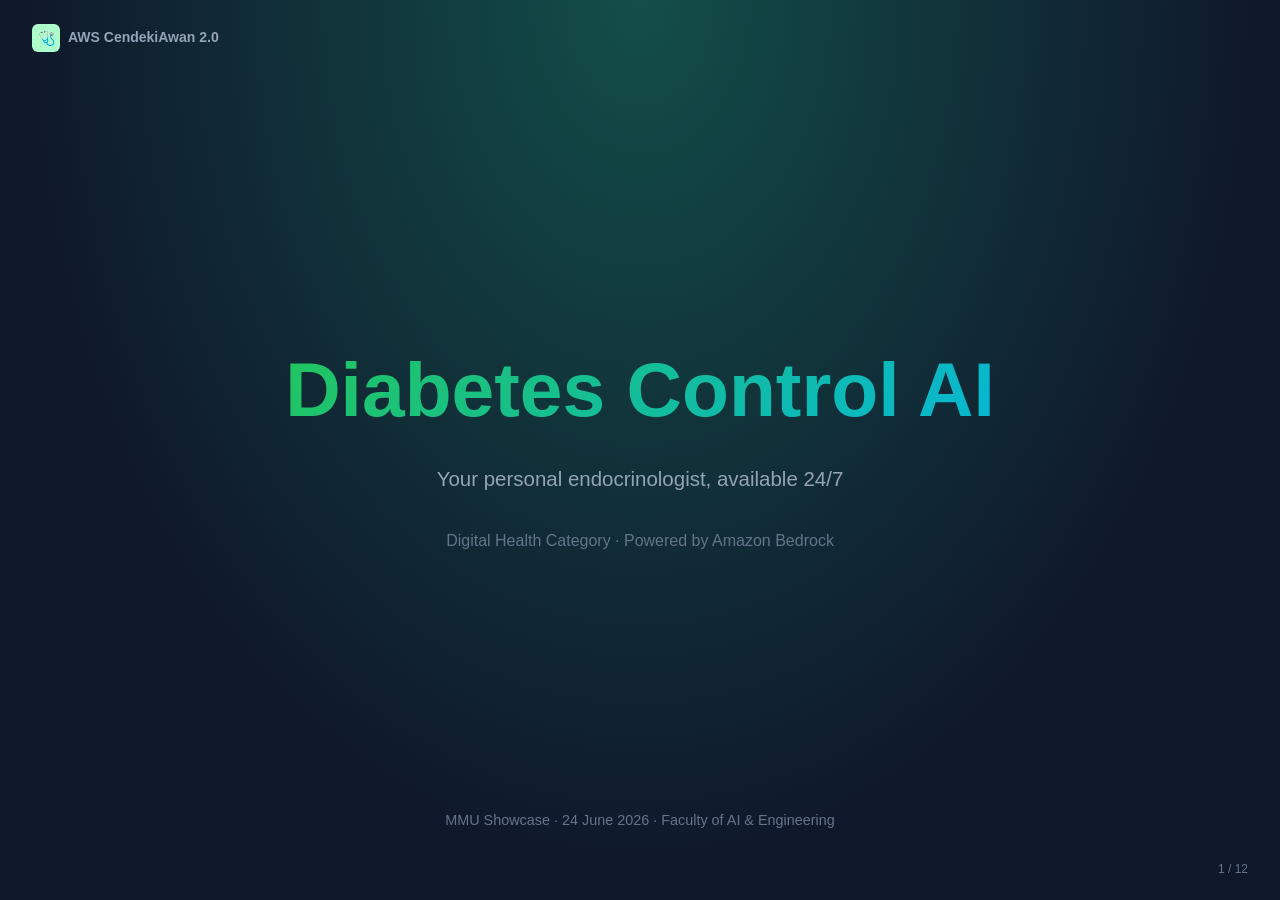
<file: presentation/slides.html>
<!DOCTYPE html>
<html lang="en">
<head>
<meta charset="UTF-8">
<title>DiabetesControl AI - MMU Showcase</title>
<style>
* { margin: 0; padding: 0; box-sizing: border-box; }
body { font-family: -apple-system, 'Segoe UI', Helvetica, sans-serif; background: #0f172a; color: #f8fafc; overflow-x: hidden; }
.slides { scroll-snap-type: y mandatory; overflow-y: scroll; height: 100vh; }
.slide { width: 100vw; height: 100vh; display: flex; flex-direction: column; justify-content: center; align-items: center; padding: 5vw; scroll-snap-align: start; position: relative; page-break-after: always; }
.slide-num { position: absolute; bottom: 24px; right: 32px; font-size: 12px; color: #64748b; }
.brand { position: absolute; top: 24px; left: 32px; font-size: 14px; color: #94a3b8; font-weight: 600; }
.brand .logo { display: inline-block; width: 28px; height: 28px; background: rgb(172,255,203); border-radius: 6px; text-align: center; line-height: 28px; margin-right: 8px; vertical-align: middle; }
h1 { font-size: clamp(2.2rem, 5vw, 4rem); font-weight: 800; line-height: 1.1; margin-bottom: 1rem; }
h2 { font-size: clamp(1.8rem, 3.5vw, 3rem); font-weight: 700; line-height: 1.2; margin-bottom: 1.5rem; }
h3 { font-size: clamp(1.2rem, 2vw, 1.6rem); font-weight: 600; color: #cbd5e1; margin-bottom: 1rem; }
p, li { font-size: clamp(0.95rem, 1.4vw, 1.2rem); line-height: 1.6; color: #cbd5e1; }
.gradient-text { background: linear-gradient(135deg, #22c55e, #06b6d4); -webkit-background-clip: text; -webkit-text-fill-color: transparent; background-clip: text; }
.cover { background: radial-gradient(ellipse at top, #134e4a, #0f172a 70%); text-align: center; }
.cover h1 { font-size: clamp(2.5rem, 6vw, 5rem); }
.cover .tagline { font-size: clamp(1rem, 1.6vw, 1.4rem); color: #94a3b8; margin-top: 1rem; }
.cover .footer { position: absolute; bottom: 8vh; font-size: 0.9rem; color: #64748b; }
.grid-2 { display: grid; grid-template-columns: 1fr 1fr; gap: 3vw; width: 100%; max-width: 1200px; }
.grid-3 { display: grid; grid-template-columns: repeat(3, 1fr); gap: 2vw; width: 100%; max-width: 1300px; }
.grid-4 { display: grid; grid-template-columns: repeat(4, 1fr); gap: 1.5vw; width: 100%; max-width: 1300px; }
.card { background: #1e293b; border: 1px solid #334155; border-radius: 12px; padding: 1.5rem; }
.card.accent { border-color: #16a34a; background: linear-gradient(135deg, #14532d 0%, #1e293b 100%); }
.card.warn { border-color: #f59e0b; background: linear-gradient(135deg, #78350f 0%, #1e293b 100%); }
.badge { display: inline-block; padding: 0.3rem 0.7rem; border-radius: 999px; font-size: 0.75rem; font-weight: 600; background: #166534; color: #bbf7d0; margin-right: 0.5rem; margin-bottom: 0.4rem; }
.badge.alt { background: #1e3a8a; color: #bfdbfe; }
.badge.amber { background: #78350f; color: #fde68a; }
.persona { background: #1e293b; border-left: 4px solid #22c55e; padding: 1.5rem; border-radius: 8px; max-width: 800px; }
.stat { font-size: clamp(2.5rem, 5vw, 4.5rem); font-weight: 800; color: #22c55e; line-height: 1; }
.stat-label { font-size: 0.95rem; color: #94a3b8; margin-top: 0.5rem; }
.architecture { background: #1e293b; border-radius: 12px; padding: 2rem; max-width: 1200px; width: 100%; }
.arch-row { display: flex; justify-content: center; align-items: center; gap: 1rem; flex-wrap: wrap; margin: 1rem 0; }
.arch-box { background: #0f172a; border: 2px solid #334155; border-radius: 8px; padding: 0.75rem 1rem; font-size: 0.9rem; font-weight: 600; min-width: 140px; text-align: center; }
.arch-box.bedrock { border-color: #f97316; color: #fdba74; }
.arch-box.lambda { border-color: #22c55e; color: #86efac; }
.arch-box.dynamo { border-color: #3b82f6; color: #93c5fd; }
.arch-box.cog { border-color: #a855f7; color: #d8b4fe; }
.arch-box.user { border-color: #ec4899; color: #f9a8d4; }
.arch-arrow { color: #64748b; font-size: 1.5rem; }
.table { width: 100%; border-collapse: collapse; max-width: 1100px; }
.table th, .table td { padding: 0.8rem 1rem; text-align: left; border-bottom: 1px solid #334155; font-size: 0.95rem; }
.table th { color: #64748b; font-weight: 600; font-size: 0.85rem; text-transform: uppercase; letter-spacing: 0.05em; }
.checklist { list-style: none; max-width: 800px; }
.checklist li { padding: 0.6rem 0; padding-left: 2rem; position: relative; }
.checklist li::before { content: "✓"; position: absolute; left: 0; color: #22c55e; font-weight: bold; font-size: 1.2rem; }
.demo-flow { display: flex; gap: 1rem; align-items: center; flex-wrap: wrap; max-width: 1300px; }
.demo-step { flex: 1; min-width: 200px; background: #1e293b; padding: 1rem; border-radius: 8px; text-align: center; border-top: 4px solid #22c55e; }
.demo-step .num { display: inline-block; width: 32px; height: 32px; background: #22c55e; color: #0f172a; border-radius: 50%; line-height: 32px; font-weight: 800; margin-bottom: 0.5rem; }
.demo-step .label { font-size: 0.95rem; font-weight: 600; }
.demo-step .desc { font-size: 0.8rem; color: #94a3b8; margin-top: 0.3rem; }
.url-box { background: #064e3b; border: 1px solid #22c55e; padding: 1rem 1.5rem; border-radius: 8px; font-family: monospace; font-size: 1.1rem; color: #bbf7d0; margin: 1rem 0; }
.print-only { display: none; }
@media print {
    body { background: white; color: black; overflow: visible; }
    .slides { overflow: visible; height: auto; }
    .slide { height: 100vh; page-break-after: always; }
    h1, h2, h3 { color: #0f172a !important; }
    p, li { color: #334155 !important; }
    .cover, .slide { background: white !important; }
    .gradient-text { -webkit-text-fill-color: #16a34a; color: #16a34a !important; }
    .card { background: #f8fafc !important; border-color: #cbd5e1 !important; }
    .arch-box { background: white !important; }
}
</style>
</head>
<body>
<div class="slides">

<!-- SLIDE 1: COVER -->
<div class="slide cover">
    <div class="brand"><span class="logo">🩺</span>AWS CendekiAwan 2.0</div>
    <h1 class="gradient-text">Diabetes Control AI</h1>
    <p class="tagline">Your personal endocrinologist, available 24/7</p>
    <p style="margin-top: 2rem; font-size: 1rem; color: #64748b;">Digital Health Category · Powered by Amazon Bedrock</p>
    <div class="footer">MMU Showcase · 24 June 2026 · Faculty of AI & Engineering</div>
    <div class="slide-num">1 / 12</div>
</div>

<!-- SLIDE 2: ARCHITECTURE -->
<div class="slide">
    <div class="brand"><span class="logo">🩺</span>Architecture</div>
    <h2>How It All Connects</h2>
    <h3 style="color:#94a3b8; margin-bottom:2rem;">14 AWS Services · Fully Serverless · Zero Server Management</h3>
    <div class="architecture">
        <div class="arch-row">
            <div class="arch-box user">👤 Patient</div>
            <div class="arch-box user">👨‍⚕️ Doctor</div>
            <div class="arch-box user">🔐 Admin</div>
        </div>
        <div class="arch-row"><span class="arch-arrow">↓ HTTPS</span></div>
        <div class="arch-row">
            <div class="arch-box" style="border-color:#06b6d4;color:#67e8f9;">CloudFront CDN</div>
            <div class="arch-arrow">→</div>
            <div class="arch-box" style="border-color:#06b6d4;color:#67e8f9;">S3 Static Site</div>
        </div>
        <div class="arch-row"><span class="arch-arrow">↓</span></div>
        <div class="arch-row">
            <div class="arch-box cog">Cognito Auth</div>
            <div class="arch-arrow">→</div>
            <div class="arch-box" style="border-color:#fbbf24;color:#fde68a;">API Gateway</div>
            <div class="arch-arrow">→</div>
            <div class="arch-box lambda">AWS Lambda</div>
        </div>
        <div class="arch-row"><span class="arch-arrow">↓</span></div>
        <div class="arch-row">
            <div class="arch-box bedrock">Bedrock Agent<br><small>(Claude 3 Haiku)</small></div>
            <div class="arch-box dynamo">DynamoDB<br><small>3 tables</small></div>
            <div class="arch-box" style="border-color:#a855f7;color:#d8b4fe;">Textract<br><small>(OCR)</small></div>
            <div class="arch-box" style="border-color:#ec4899;color:#f9a8d4;">Polly<br><small>(TTS)</small></div>
            <div class="arch-box" style="border-color:#f59e0b;color:#fde68a;">Step Functions</div>
        </div>
        <div class="arch-row" style="margin-top:1rem;">
            <div class="arch-box" style="border-color:#10b981;color:#6ee7b7;">SES Email</div>
            <div class="arch-box" style="border-color:#8b5cf6;color:#c4b5fd;">EventBridge</div>
            <div class="arch-box" style="border-color:#f43f5e;color:#fda4af;">CloudWatch</div>
            <div class="arch-box" style="border-color:#0ea5e9;color:#7dd3fc;">Comprehend Medical</div>
        </div>
    </div>
    <div class="slide-num">2 / 12</div>
</div>

<!-- SLIDE 3: PROBLEM (SEGMENT 1) -->
<div class="slide">
    <div class="brand"><span class="logo">🩺</span>Problem · 0:00 – 1:00</div>
    <h2>Meet Ahmed</h2>
    <div class="persona">
        <p style="font-size:1.4rem;color:#f1f5f9;margin-bottom:1rem;"><strong>Ahmed Hassan, 52</strong> · Bus driver in Klang Valley</p>
        <p>Type 2 diabetes for 8 years. HbA1c stuck at 7.8% (target: 6.5%). His next endocrinologist appointment is <strong style="color:#f87171;">14 weeks away</strong> at HKL.</p>
        <p style="margin-top:1rem;">Last week his sugar hit 245 mg/dL after dinner. He doesn't know if that's dangerous, what to eat tomorrow, or whether to take extra metformin.</p>
        <p style="margin-top:1rem;font-style:italic;color:#94a3b8;">"I don't want to call the hospital for every question — but I don't want to die either."</p>
    </div>
    <div class="grid-3" style="margin-top:3rem;">
        <div><div class="stat">3.9M</div><div class="stat-label">Malaysians with diabetes (1 in 5 adults)</div></div>
        <div><div class="stat">120+</div><div class="stat-label">days avg wait for endocrinology in public hospitals</div></div>
        <div><div class="stat">73%</div><div class="stat-label">don't reach HbA1c target — preventable complications</div></div>
    </div>
    <div class="slide-num">3 / 12</div>
</div>

<!-- SLIDE 4: SOLUTION OVERVIEW (SEGMENT 2) -->
<div class="slide">
    <div class="brand"><span class="logo">🩺</span>Solution · 1:00 – 2:00</div>
    <h2>An AI Endocrinologist in Your Pocket</h2>
    <h3 style="margin-bottom:2rem;">Three connected experiences, one intelligent agent</h3>
    <div class="grid-3">
        <div class="card accent">
            <h3>👤 Patient App</h3>
            <p>Profile, meal logger, lab analyzer, AI chat coach. Get instant insights when symptoms appear.</p>
        </div>
        <div class="card accent">
            <h3>👨‍⚕️ Doctor Dashboard</h3>
            <p>Verified physicians review referred patients with charts, lab images, and AI-flagged risks.</p>
        </div>
        <div class="card accent">
            <h3>🔐 Admin Panel</h3>
            <p>Verify doctor credentials before they appear to patients — clinical safety layer.</p>
        </div>
    </div>
    <div class="card warn" style="margin-top:2rem;max-width:1000px;">
        <h3 style="color:#fbbf24;">Why this needs AI — not a form</h3>
        <ul style="margin-top:0.5rem;">
            <li>📷 <strong>Vision understanding</strong>: read a photo of a Malaysian Pathology Lab report — Claude extracts HbA1c, lipids, kidney markers automatically</li>
            <li>🧠 <strong>Contextual reasoning</strong>: "I had nasi lemak this morning, sugar is 220" → AI knows portion sizes, glycemic load, and what to do NOW</li>
            <li>💬 <strong>Natural conversation</strong>: Ahmed types in plain English (or BM) — no medical jargon required</li>
            <li>🔍 <strong>Cross-references unstructured data</strong>: profile + labs + chat history = personalized clinical guidance no form can give</li>
        </ul>
    </div>
    <div class="slide-num">4 / 12</div>
</div>

<!-- SLIDE 5: TECH STACK -->
<div class="slide">
    <div class="brand"><span class="logo">🩺</span>Solution · AWS Architecture</div>
    <h2>14 AWS Services Working Together</h2>
    <table class="table">
        <tr><th>Layer</th><th>Service</th><th>Purpose</th></tr>
        <tr><td>AI Brain</td><td>Amazon Bedrock</td><td>Claude 3 Haiku — chosen for cost ($0.25/1M tokens), low latency, multimodal vision</td></tr>
        <tr><td>Compute</td><td>AWS Lambda · API Gateway</td><td>Serverless API with 14+ endpoints</td></tr>
        <tr><td>Auth</td><td>Amazon Cognito</td><td>Role-based: Patient / Expert groups, email verification</td></tr>
        <tr><td>Data</td><td>DynamoDB · S3</td><td>3 tables: profiles, health-logs, referrals; S3 hosts frontend</td></tr>
        <tr><td>Specialized AI</td><td>Textract · Comprehend Medical · Polly</td><td>Lab OCR · medical NLP · neural text-to-speech</td></tr>
        <tr><td>Workflow</td><td>Step Functions · EventBridge</td><td>Multi-step analysis pipelines · threshold alerts</td></tr>
        <tr><td>Delivery</td><td>CloudFront · SES</td><td>HTTPS CDN · email reports</td></tr>
        <tr><td>Operations</td><td>CloudWatch</td><td>Live dashboard with API metrics</td></tr>
    </table>
    <p style="margin-top:2rem;color:#94a3b8;font-size:1rem;"><strong style="color:#22c55e;">Flow:</strong> Patient input → API Gateway → Lambda → Bedrock Agent (Claude 3 Haiku) → response + persisted to DynamoDB → Doctor sees real-time</p>
    <div class="slide-num">5 / 12</div>
</div>

<!-- SLIDE 6: LIVE DEMO INTRO -->
<div class="slide" style="background: radial-gradient(ellipse at center, #134e4a, #0f172a 70%);">
    <div class="brand"><span class="logo">🩺</span>Live Demo · 2:00 – 5:00</div>
    <h1>Try It Yourself</h1>
    <p style="font-size: 1.3rem; color: #94a3b8; margin-bottom: 2rem;">Scan or open the link · Sign up takes 30 seconds</p>
    <div class="url-box">https://d3onijdn12lthk.cloudfront.net</div>
    <div class="grid-3" style="margin-top: 3rem;">
        <div class="card">
            <h3 style="color:#22c55e;">Demo Account · Patient</h3>
            <p style="font-family:monospace;font-size:0.85rem;">patient.test@diabetes.demo</p>
            <p style="font-family:monospace;font-size:0.85rem;color:#94a3b8;">Patient123!</p>
        </div>
        <div class="card">
            <h3 style="color:#3b82f6;">Demo Account · Doctor</h3>
            <p style="font-family:monospace;font-size:0.85rem;">doctor.test@diabetes.demo</p>
            <p style="font-family:monospace;font-size:0.85rem;color:#94a3b8;">Doctor123!</p>
        </div>
        <div class="card">
            <h3 style="color:#a855f7;">Admin Panel</h3>
            <p style="font-family:monospace;font-size:0.85rem;">/admin.html</p>
            <p style="font-family:monospace;font-size:0.85rem;color:#94a3b8;">diabetes2025admin</p>
        </div>
    </div>
    <div class="slide-num">6 / 12</div>
</div>

<!-- SLIDE 7: DEMO FLOW -->
<div class="slide">
    <div class="brand"><span class="logo">🩺</span>Live Demo · The Flow</div>
    <h2>The 3-Minute Demo Path</h2>
    <div class="demo-flow" style="margin-top:2rem;">
        <div class="demo-step"><div class="num">1</div><div class="label">Sign in as Ahmed</div><div class="desc">Pre-loaded profile loads from DynamoDB</div></div>
        <div class="demo-step"><div class="num">2</div><div class="label">Upload lab photo</div><div class="desc">Claude vision extracts real values</div></div>
        <div class="demo-step"><div class="num">3</div><div class="label">Ask AI Coach</div><div class="desc">"What should I eat tonight?"</div></div>
        <div class="demo-step"><div class="num">4</div><div class="label">Send to Doctor</div><div class="desc">Selective sharing checkboxes</div></div>
        <div class="demo-step"><div class="num">5</div><div class="label">Switch to Doctor</div><div class="desc">See charts · gauges · AI insights</div></div>
    </div>
    <div class="card warn" style="margin-top:3rem;max-width:1100px;">
        <h3 style="color:#fbbf24;">What you'll see live</h3>
        <ul style="margin-top:0.5rem;">
            <li>📊 Real time-series charts populated from Ahmed's actual submission history</li>
            <li>🧠 AI-flagged anomalies — "HbA1c trending down but LDL rising, recommend statin discussion"</li>
            <li>📷 The lab photo Ahmed uploaded — full size, click to zoom</li>
            <li>🚨 EventBridge alert: "Patient HbA1c above 8% for 3 weeks" auto-triggered</li>
        </ul>
    </div>
    <div class="slide-num">7 / 12</div>
</div>

<!-- SLIDE 8: WHY CLAUDE -->
<div class="slide">
    <div class="brand"><span class="logo">🩺</span>Live Demo · Hard Questions</div>
    <h2>How We Handle the Tough Questions</h2>
    <div class="grid-2" style="margin-top:1rem;">
        <div class="card">
            <h3 style="color:#fbbf24;">"Which Bedrock model and why?"</h3>
            <p><strong>Claude 3 Haiku</strong> via APAC inference profile.</p>
            <ul style="margin-top:0.5rem;">
                <li>$0.25 per 1M input tokens — sustainable at scale</li>
                <li>Sub-second latency for chat</li>
                <li>Multimodal — reads lab images natively</li>
                <li>Available in ap-southeast-1 (data sovereignty)</li>
            </ul>
        </div>
        <div class="card">
            <h3 style="color:#fbbf24;">"How do you prevent hallucination?"</h3>
            <ul style="margin-top:0.5rem;">
                <li>Strict system prompt grounded in ADA Standards of Care</li>
                <li>Temperature 0.3 for clinical responses</li>
                <li>Always cross-references with DynamoDB facts</li>
                <li>Discrepancy detection: profile vs lab values flagged</li>
                <li>Hard guardrail: never adjust medication dosages</li>
            </ul>
        </div>
        <div class="card">
            <h3 style="color:#fbbf24;">"What about harmful inputs?"</h3>
            <ul style="margin-top:0.5rem;">
                <li>Bedrock Guardrails block self-harm content</li>
                <li>Crisis: redirects to 988 (suicide lifeline)</li>
                <li>DKA symptoms → "Call 999 immediately"</li>
                <li>System prompt forbids medication changes</li>
            </ul>
        </div>
        <div class="card">
            <h3 style="color:#fbbf24;">"What if input is unusual?"</h3>
            <ul style="margin-top:0.5rem;">
                <li>Tested 30+ edge cases (BM mixed, slang, missing fields)</li>
                <li>Fallback: AI says "I'm not sure, please share with doctor"</li>
                <li>Admin can audit chat logs in DynamoDB</li>
            </ul>
        </div>
    </div>
    <div class="slide-num">8 / 12</div>
</div>

<!-- SLIDE 9: REAL WORLD IMPACT -->
<div class="slide">
    <div class="brand"><span class="logo">🩺</span>Impact · 5:00 – 6:00</div>
    <h2>Built for Malaysia. Ready to Pilot.</h2>
    <div class="grid-2" style="margin-top:1rem;">
        <div class="card accent">
            <h3>🏥 Pilot Partner</h3>
            <p style="font-size:1.4rem;font-weight:700;color:#f1f5f9;">Klinik Kesihatan Bandar Botanic</p>
            <p style="margin-top:0.5rem;">Klang Valley primary care clinic — 1,200 diabetes patients on file. Their endocrinologist sees patients every 3-4 months. Our app fills the in-between gap.</p>
            <p style="margin-top:1rem;color:#94a3b8;">Backup partners: <strong>MOH Klinik Komuniti</strong>, <strong>National Diabetes Institute (NADI)</strong>, <strong>Persatuan Diabetes Malaysia</strong></p>
        </div>
        <div class="card">
            <h3>💰 Cost per User per Month</h3>
            <table style="width:100%;margin-top:0.5rem;font-size:0.9rem;">
                <tr><td style="padding:0.4rem 0;">Bedrock (200 chats × 1K tokens)</td><td style="text-align:right;">$0.10</td></tr>
                <tr><td style="padding:0.4rem 0;">Lambda (free tier)</td><td style="text-align:right;">$0.00</td></tr>
                <tr><td style="padding:0.4rem 0;">DynamoDB (free tier)</td><td style="text-align:right;">$0.00</td></tr>
                <tr><td style="padding:0.4rem 0;">SES (1 email)</td><td style="text-align:right;">$0.0001</td></tr>
                <tr><td style="padding:0.4rem 0;">CloudFront / S3</td><td style="text-align:right;">$0.02</td></tr>
                <tr style="border-top:1px solid #475569;"><td style="padding:0.5rem 0;font-weight:700;">Total</td><td style="text-align:right;font-weight:700;color:#22c55e;">~$0.13/user/month</td></tr>
            </table>
        </div>
    </div>
    <div class="grid-3" style="margin-top:2rem;">
        <div class="card">
            <h3 style="color:#fbbf24;">⚠️ What breaks at 100K users?</h3>
            <p>Bedrock TPM rate limits hit first → solved with regional inference profiles + caching frequent queries.</p>
        </div>
        <div class="card">
            <h3 style="color:#fbbf24;">⚠️ Who gets left out?</h3>
            <p>Elderly without smartphones. Plan: USSD/SMS interface via Amazon SNS for basic glucose logging.</p>
        </div>
        <div class="card">
            <h3 style="color:#fbbf24;">⚠️ Why won't a big company copy?</h3>
            <p>Local moat: BM/Manglish, Malaysian lab formats, halal meal database, integration with KKM clinic referral systems.</p>
        </div>
    </div>
    <div class="slide-num">9 / 12</div>
</div>

<!-- SLIDE 10: TEAM -->
<div class="slide">
    <div class="brand"><span class="logo">🩺</span>Team</div>
    <h2>Who Built What</h2>
    <div class="grid-3" style="margin-top:2rem;">
        <div class="card">
            <h3>Backend & Architecture</h3>
            <p>Bedrock Agent setup, Lambda handlers, DynamoDB schema, IAM roles, Step Functions pipeline</p>
        </div>
        <div class="card">
            <h3>Frontend & UX</h3>
            <p>Three SPAs (patient/doctor/admin), Tailwind UI, Chart.js, dark theme, accessibility</p>
        </div>
        <div class="card">
            <h3>AI Engineering & Clinical</h3>
            <p>System prompts grounded in ADA guidelines, prompt engineering, lab vision integration, Comprehend Medical</p>
        </div>
    </div>
    <div class="slide-num">10 / 12</div>
</div>

<!-- SLIDE 11: ROADMAP -->
<div class="slide">
    <div class="brand"><span class="logo">🩺</span>What's Next</div>
    <h2>If We Had 3 More Weeks</h2>
    <ul class="checklist" style="margin-top:1rem;">
        <li><strong>Bahasa Melayu support</strong> — Amazon Translate so patients can chat in their first language</li>
        <li><strong>CGM integration</strong> — read live glucose data from FreeStyle Libre / Dexcom via FHIR</li>
        <li><strong>SES production access</strong> — emails go straight to inbox without verification step</li>
        <li><strong>Custom domain</strong> — diabetescare.my with proper DKIM/SPF for trust</li>
        <li><strong>Bedrock Knowledge Base</strong> — RAG against ADA Standards PDF for citation-backed answers</li>
        <li><strong>Mobile app</strong> — React Native wrapper, push notifications via SNS</li>
        <li><strong>Real CGM hardware partnership</strong> — Abbott Malaysia for piloted devices</li>
    </ul>
    <div class="slide-num">11 / 12</div>
</div>

<!-- SLIDE 12: CLOSING -->
<div class="slide cover">
    <div class="brand"><span class="logo">🩺</span>Closing · 6:00 – 7:00</div>
    <h2 style="text-align:center;">One Sentence</h2>
    <h1 class="gradient-text" style="text-align:center;font-size:clamp(1.8rem,3.5vw,3rem);max-width:1100px;line-height:1.3;">
        Diabetes Control AI helps Malaysians manage diabetes daily — without waiting 3 months for an endocrinologist appointment.
    </h1>
    <p style="margin-top:3rem;font-size:1.3rem;color:#94a3b8;max-width:800px;text-align:center;">
        Built on AWS in 6 weeks. <strong style="color:#22c55e;">$0.13 per user per month.</strong> Live now. Ready to pilot.
    </p>
    <div class="url-box" style="margin-top:2rem;">github.com/sinor77/diabetes-care-agent</div>
    <p style="margin-top:3rem;font-size:0.95rem;color:#64748b;">Thank you · Terima kasih · شكراً</p>
    <div class="slide-num">12 / 12</div>
</div>

</div>
</body>
</html>
</file>
